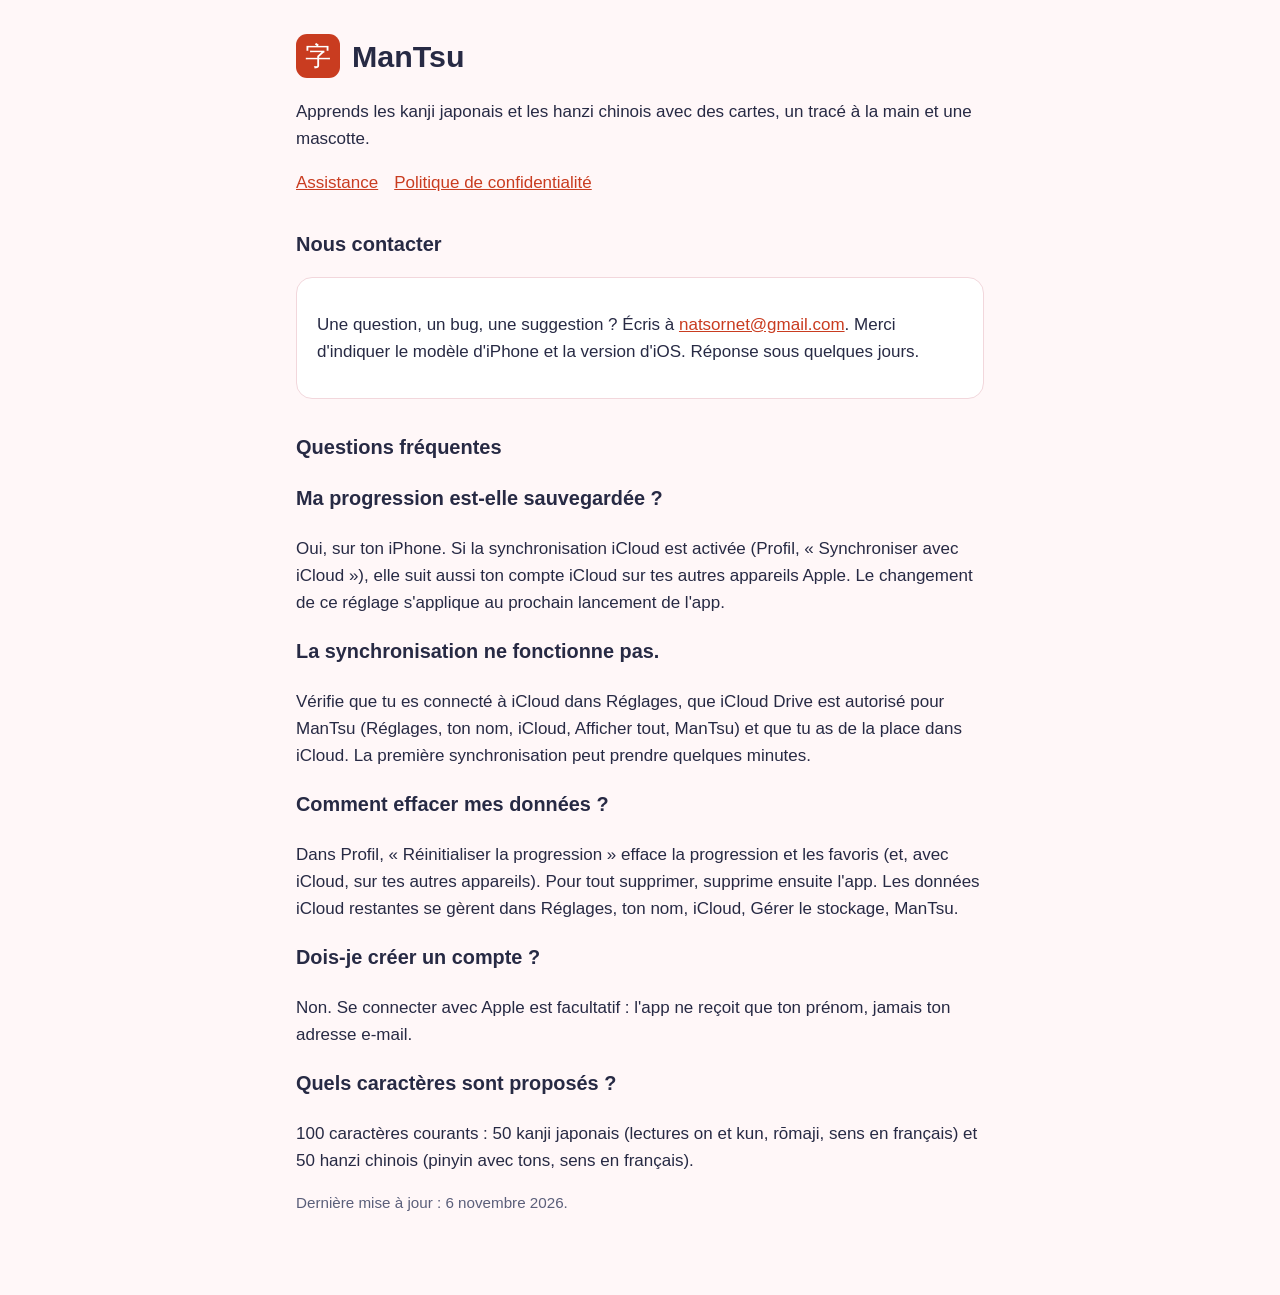
<file: index.html>
<!doctype html>
<html lang="fr">
<head>
<meta charset="utf-8">
<meta name="viewport" content="width=device-width, initial-scale=1">
<title>ManTsu : assistance</title>
<meta name="description" content="Assistance et questions fréquentes de ManTsu, l'app iPhone pour apprendre les kanji japonais et les hanzi chinois.">
<link rel="stylesheet" href="style.css">
</head>
<body>
<main>
<header><div class="logo" aria-hidden="true">字</div><h1>ManTsu</h1></header>
<p>Apprends les kanji japonais et les hanzi chinois avec des cartes, un tracé à la main et une mascotte.</p>
<nav><a href="index.html">Assistance</a><a href="privacy.html">Politique de confidentialité</a></nav>

<h2>Nous contacter</h2>
<div class="card">
<p>Une question, un bug, une suggestion ? Écris à <a href="mailto:natsornet@gmail.com?subject=ManTsu">natsornet@gmail.com</a>. Merci d'indiquer le modèle d'iPhone et la version d'iOS. Réponse sous quelques jours.</p>
</div>

<h2>Questions fréquentes</h2>

<h3>Ma progression est-elle sauvegardée ?</h3>
<p>Oui, sur ton iPhone. Si la synchronisation iCloud est activée (Profil, « Synchroniser avec iCloud »), elle suit aussi ton compte iCloud sur tes autres appareils Apple. Le changement de ce réglage s'applique au prochain lancement de l'app.</p>

<h3>La synchronisation ne fonctionne pas.</h3>
<p>Vérifie que tu es connecté à iCloud dans Réglages, que iCloud Drive est autorisé pour ManTsu (Réglages, ton nom, iCloud, Afficher tout, ManTsu) et que tu as de la place dans iCloud. La première synchronisation peut prendre quelques minutes.</p>

<h3>Comment effacer mes données ?</h3>
<p>Dans Profil, « Réinitialiser la progression » efface la progression et les favoris (et, avec iCloud, sur tes autres appareils). Pour tout supprimer, supprime ensuite l'app. Les données iCloud restantes se gèrent dans Réglages, ton nom, iCloud, Gérer le stockage, ManTsu.</p>

<h3>Dois-je créer un compte ?</h3>
<p>Non. Se connecter avec Apple est facultatif : l'app ne reçoit que ton prénom, jamais ton adresse e-mail.</p>

<h3>Quels caractères sont proposés ?</h3>
<p>100 caractères courants : 50 kanji japonais (lectures on et kun, rōmaji, sens en français) et 50 hanzi chinois (pinyin avec tons, sens en français).</p>

<p class="muted">Dernière mise à jour : 6 novembre 2026.</p>
</main>
</body>
</html>
</file>
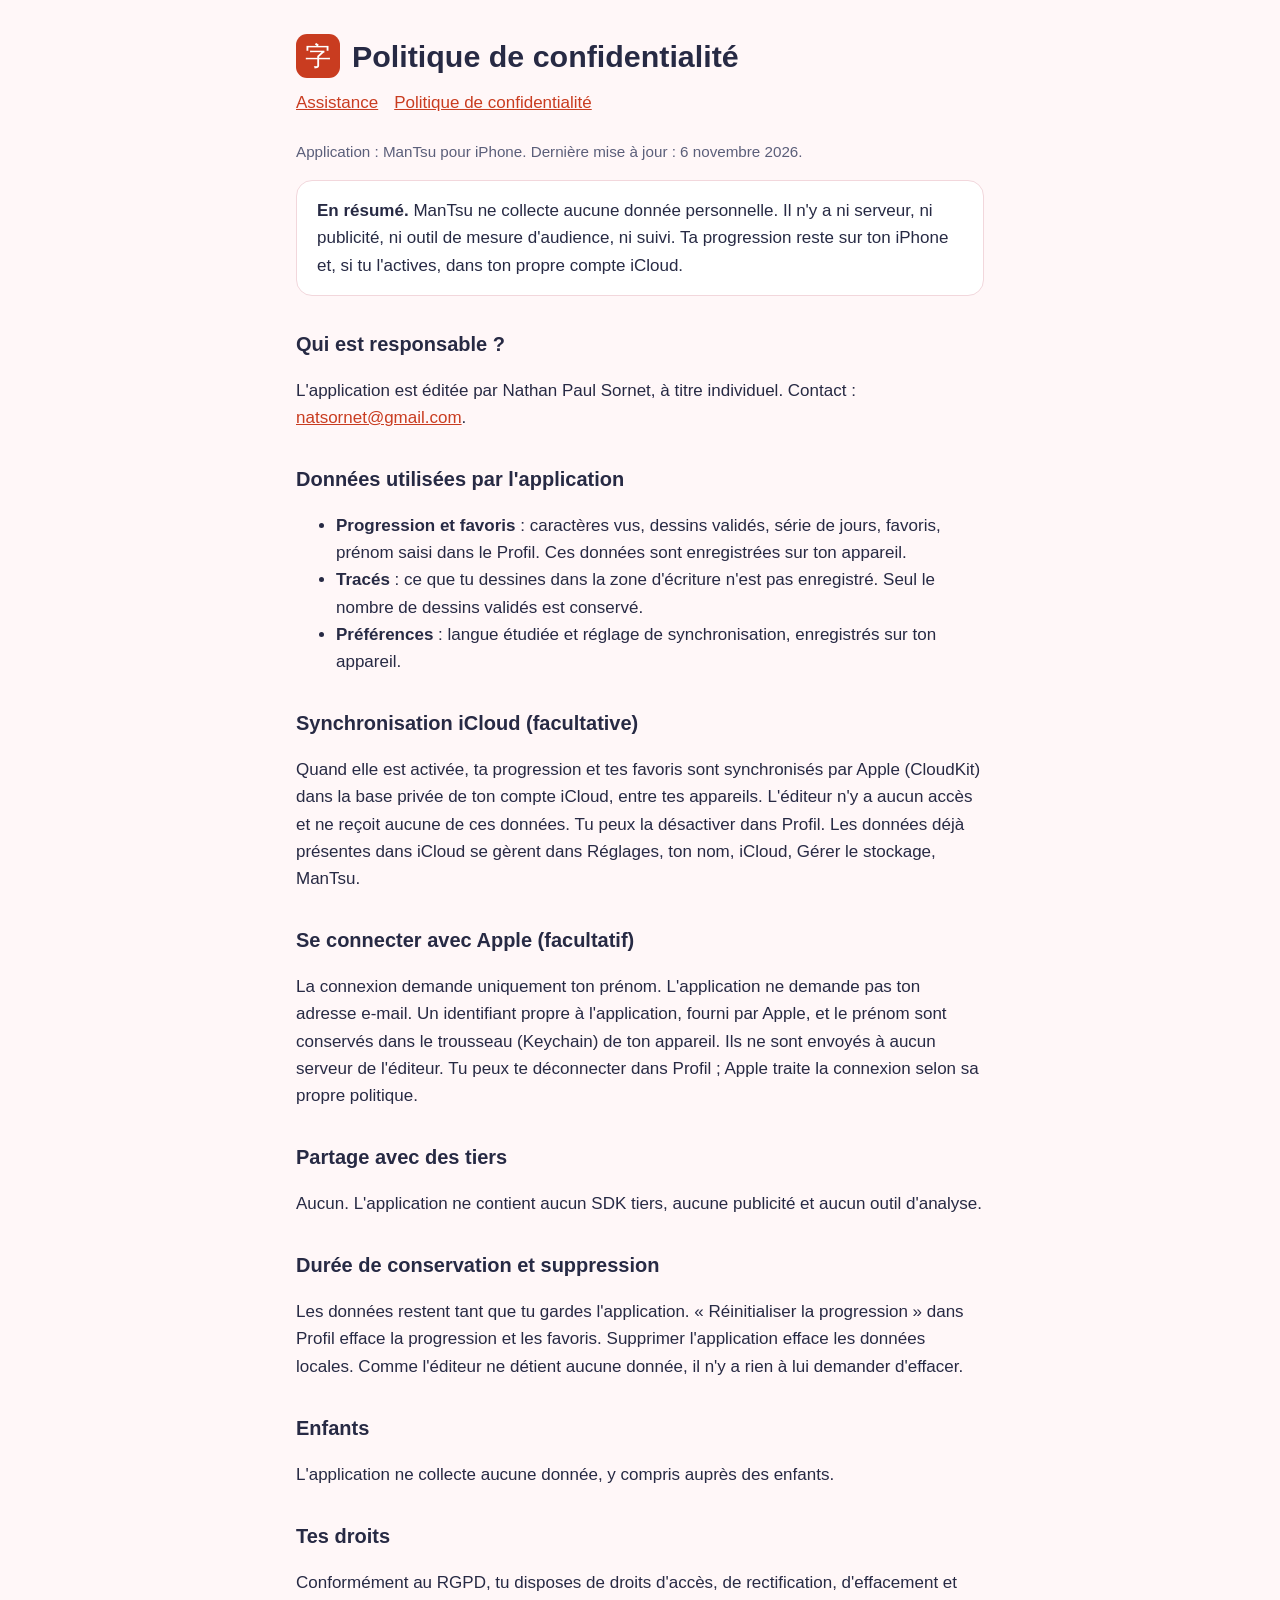
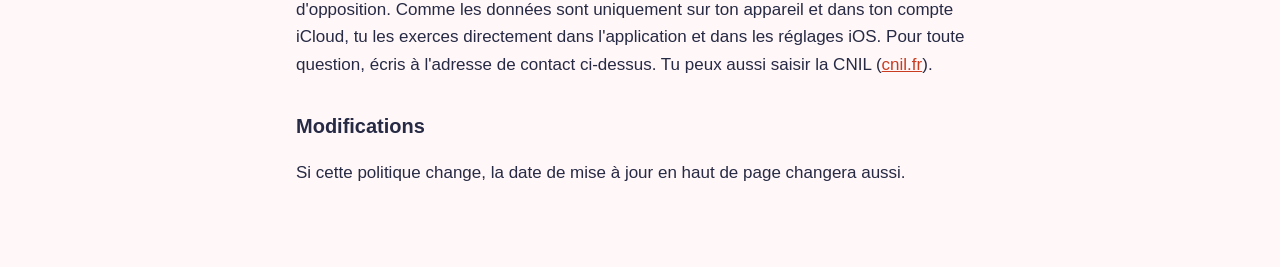
<file: privacy.html>
<!doctype html>
<html lang="fr">
<head>
<meta charset="utf-8">
<meta name="viewport" content="width=device-width, initial-scale=1">
<title>ManTsu : politique de confidentialité</title>
<meta name="description" content="Politique de confidentialité de l'application ManTsu.">
<link rel="stylesheet" href="style.css">
</head>
<body>
<main>
<header><div class="logo" aria-hidden="true">字</div><h1>Politique de confidentialité</h1></header>
<nav><a href="index.html">Assistance</a><a href="privacy.html">Politique de confidentialité</a></nav>
<p class="muted">Application : ManTsu pour iPhone. Dernière mise à jour : 6 novembre 2026.</p>

<div class="card"><strong>En résumé.</strong> ManTsu ne collecte aucune donnée personnelle. Il n'y a ni serveur, ni publicité, ni outil de mesure d'audience, ni suivi. Ta progression reste sur ton iPhone et, si tu l'actives, dans ton propre compte iCloud.</div>

<h2>Qui est responsable ?</h2>
<p>L'application est éditée par Nathan Paul Sornet, à titre individuel. Contact : <a href="mailto:natsornet@gmail.com?subject=ManTsu%20confidentialit%C3%A9">natsornet@gmail.com</a>.</p>

<h2>Données utilisées par l'application</h2>
<ul>
<li><strong>Progression et favoris</strong> : caractères vus, dessins validés, série de jours, favoris, prénom saisi dans le Profil. Ces données sont enregistrées sur ton appareil.</li>
<li><strong>Tracés</strong> : ce que tu dessines dans la zone d'écriture n'est pas enregistré. Seul le nombre de dessins validés est conservé.</li>
<li><strong>Préférences</strong> : langue étudiée et réglage de synchronisation, enregistrés sur ton appareil.</li>
</ul>

<h2>Synchronisation iCloud (facultative)</h2>
<p>Quand elle est activée, ta progression et tes favoris sont synchronisés par Apple (CloudKit) dans la base privée de ton compte iCloud, entre tes appareils. L'éditeur n'y a aucun accès et ne reçoit aucune de ces données. Tu peux la désactiver dans Profil. Les données déjà présentes dans iCloud se gèrent dans Réglages, ton nom, iCloud, Gérer le stockage, ManTsu.</p>

<h2>Se connecter avec Apple (facultatif)</h2>
<p>La connexion demande uniquement ton prénom. L'application ne demande pas ton adresse e-mail. Un identifiant propre à l'application, fourni par Apple, et le prénom sont conservés dans le trousseau (Keychain) de ton appareil. Ils ne sont envoyés à aucun serveur de l'éditeur. Tu peux te déconnecter dans Profil ; Apple traite la connexion selon sa propre politique.</p>

<h2>Partage avec des tiers</h2>
<p>Aucun. L'application ne contient aucun SDK tiers, aucune publicité et aucun outil d'analyse.</p>

<h2>Durée de conservation et suppression</h2>
<p>Les données restent tant que tu gardes l'application. « Réinitialiser la progression » dans Profil efface la progression et les favoris. Supprimer l'application efface les données locales. Comme l'éditeur ne détient aucune donnée, il n'y a rien à lui demander d'effacer.</p>

<h2>Enfants</h2>
<p>L'application ne collecte aucune donnée, y compris auprès des enfants.</p>

<h2>Tes droits</h2>
<p>Conformément au RGPD, tu disposes de droits d'accès, de rectification, d'effacement et d'opposition. Comme les données sont uniquement sur ton appareil et dans ton compte iCloud, tu les exerces directement dans l'application et dans les réglages iOS. Pour toute question, écris à l'adresse de contact ci-dessus. Tu peux aussi saisir la CNIL (<a href="https://www.cnil.fr">cnil.fr</a>).</p>

<h2>Modifications</h2>
<p>Si cette politique change, la date de mise à jour en haut de page changera aussi.</p>
</main>
</body>
</html>
</file>
<file: style.css>
:root { --bg:#fff7f8; --card:#ffffff; --ink:#272a44; --muted:#5b5f7a; --primary:#c93c20; --line:#f2d7dc; }
@media (prefers-color-scheme: dark) { :root { --bg:#1d1b24; --card:#27242f; --ink:#f3eef0; --muted:#b9b3c0; --primary:#ff7a5c; --line:#3a3544; } }
* { box-sizing: border-box; }
body { margin:0; background:var(--bg); color:var(--ink); font:17px/1.6 -apple-system, BlinkMacSystemFont, "Segoe UI", Roboto, sans-serif; }
main { max-width: 720px; margin: 0 auto; padding: 32px 16px 64px; }
header { display:flex; align-items:center; gap:12px; margin-bottom: 8px; }
.logo { width:44px; height:44px; border-radius:11px; background:var(--primary); color:#fff; display:grid; place-items:center; font-size:26px; }
h1 { font-size: 1.9rem; margin: 0; }
h2 { font-size: 1.25rem; margin-top: 2rem; }
a { color: var(--primary); }
.card { background:var(--card); border:1px solid var(--line); border-radius:16px; padding:16px 20px; margin:16px 0; }
.muted { color: var(--muted); font-size: .95rem; }
nav { margin: 8px 0 24px; }
nav a { margin-right: 16px; }
</file>
